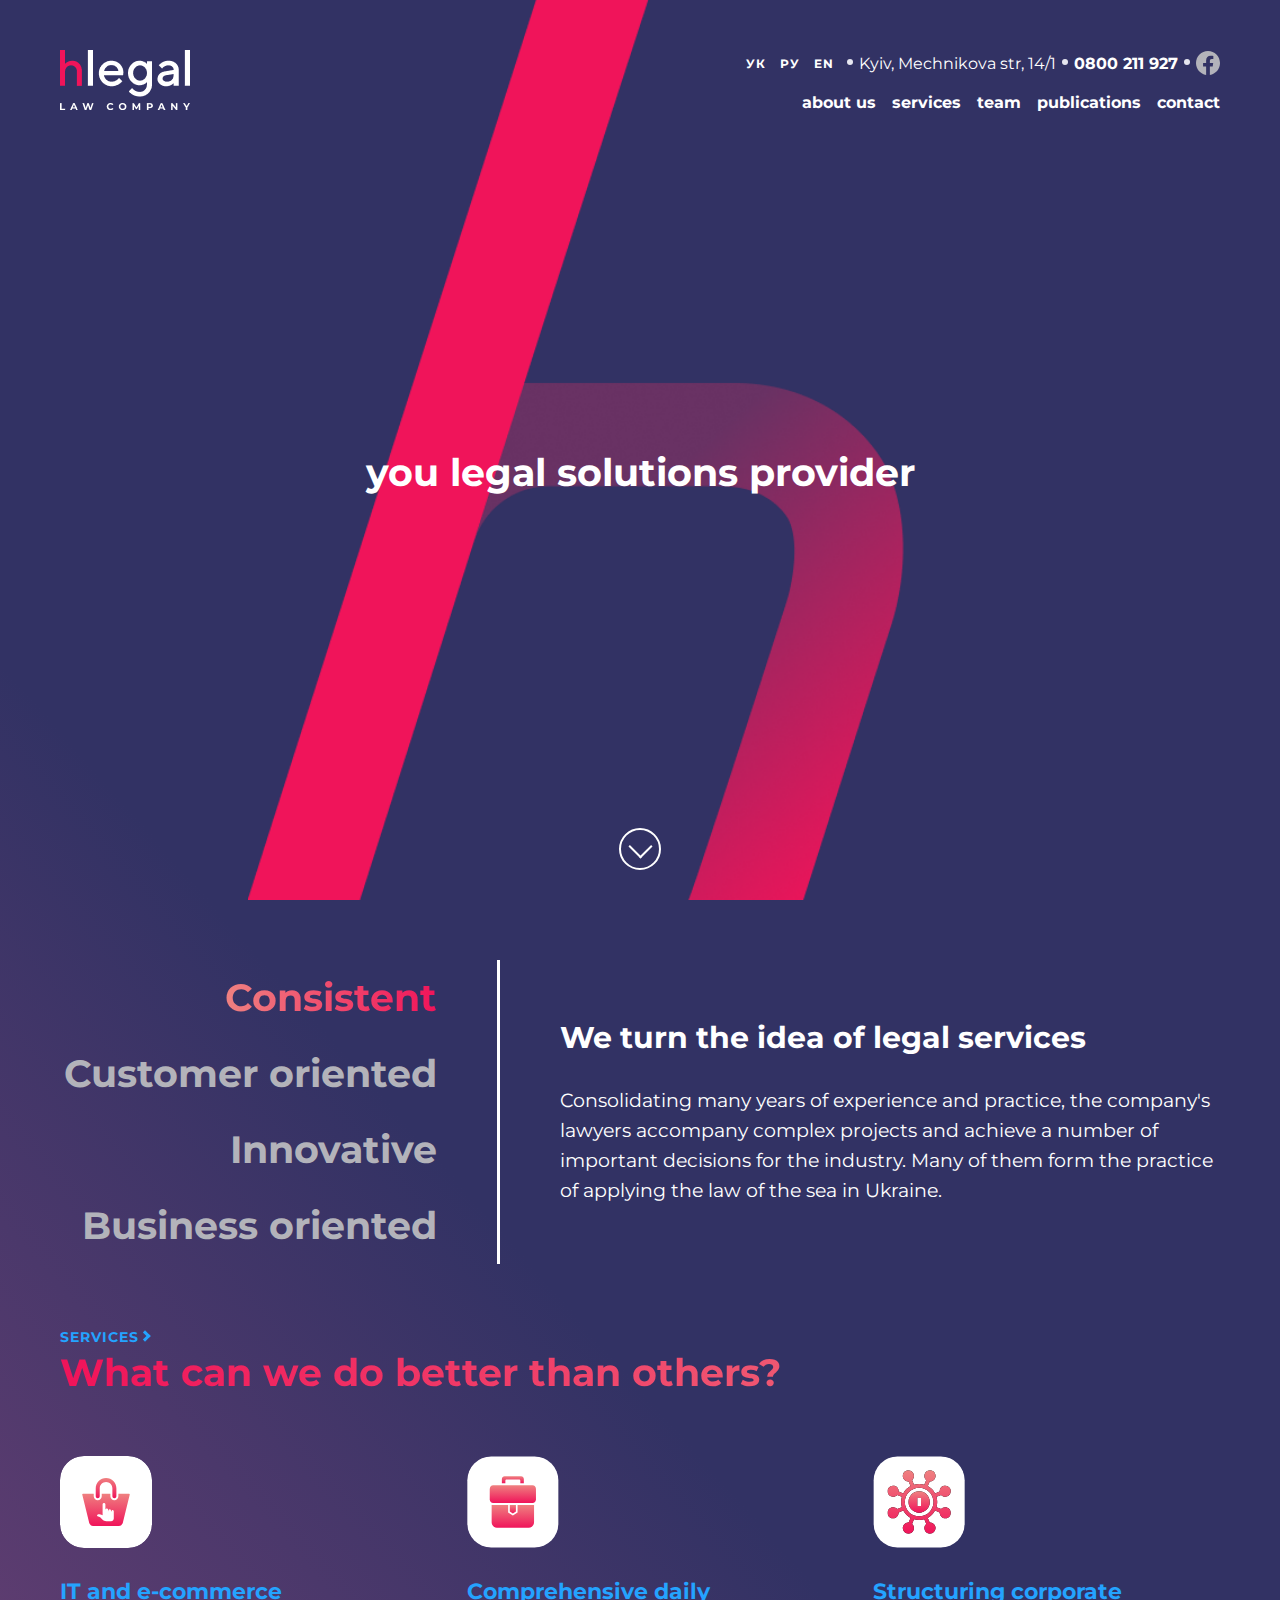
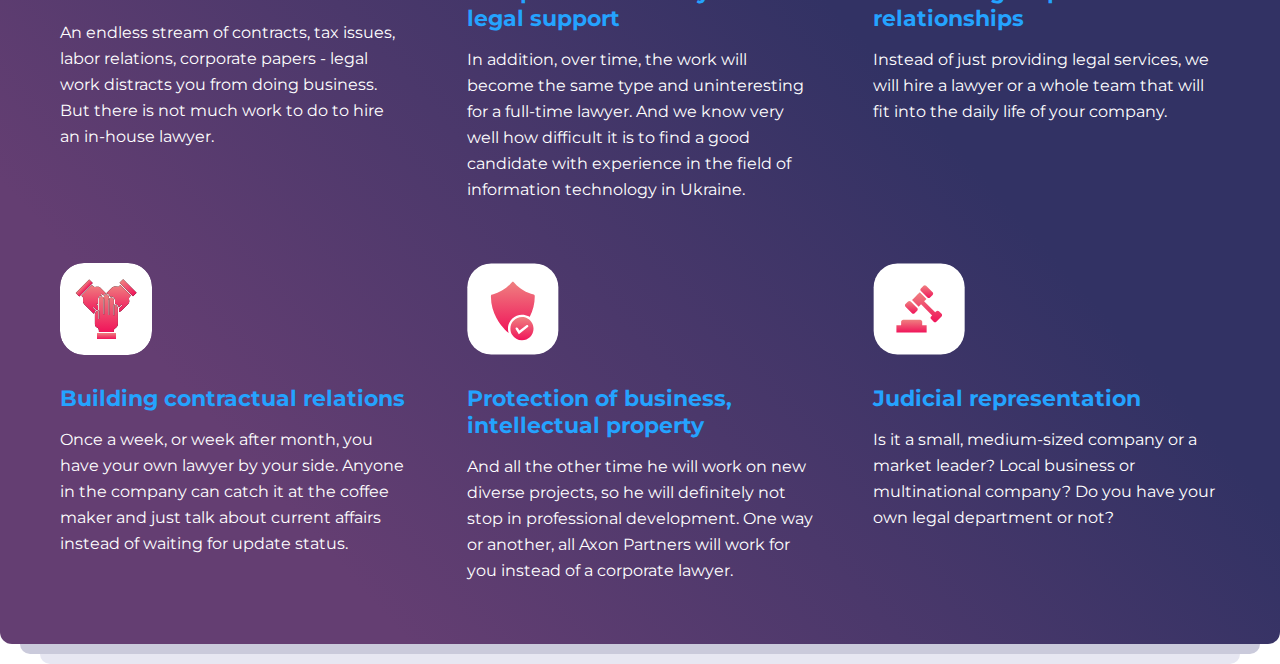
<file: index.html>
<!DOCTYPE html>
<html lang="en">
<head>
	<meta charset="UTF-8">
	<meta name="viewport" content="width=device-width, initial-scale=1.0">
	<title>Hlegal</title>
	<link rel="preconnect" href="https://fonts.gstatic.com" crossorigin>
	<link href="https://fonts.googleapis.com/css2?family=Montserrat:wght@400;700&display=swap" rel="stylesheet">
	<link rel="stylesheet" href="css/style.min.css">
	<script src="https://code.jquery.com/jquery-3.6.0.min.js" integrity="sha256-/xUj+3OJU5yExlq6GSYGSHk7tPXikynS7ogEvDej/m4=" crossorigin="anonymous"></script>
	<script src="js/app.min.js"></script>
</head>
<body>
	<main class="main">
<div class="main__box">
    <header class="header">
        <a href="#" class="logo-link hvr-pulse">
            <img class="logo-img" src="img/Logo.png" alt="home-link">
        </a>
        <div class="header__wrap">
            <div class="header__line">
                <ul class="lang-list">
                    <li><a href="#" class="lang-link">УК</a></li>
                    <li><a href="#" class="lang-link">РУ</a></li>
                    <li><a href="http://localhost:3000" class="lang-link dot">EN</a></li>
                </ul>
                <address class="header__adr dot">Kyiv, Mechnikova str, 14/1</address>
                <a class="tel-link dot" href="tel:+30800211927">0800 211 927</a>
                <div class="socials">
                    <a href="#" class="facebook-link">facebook</a>
                </div>
            </div>
            <nav class="header__nav">
                <button class="header__nav__btn">
                    <span class="header__nav__span"></span>
                    <span class="header__nav__span"></span>
                    <span class="header__nav__span"></span>
                </button>
                <ul class="header__nav__list">
                    <li><a href="#" class="nav-link">about us</a></li>
                    <li><a href="#" class="nav-link">services</a></li>
                    <li><a href="#" class="nav-link">team</a></li>
                    <li><a href="#" class="nav-link">publications</a></li>
                    <li><a href="#" class="nav-link">contact</a></li>
                </ul>
            </nav>
        </div>
    </header>
    <h2 class="title main__title">you legal solutions provider</h2>
    <a href="#tabs-block" class="scroll-down"></a>
</div>

<div id="tabs-block" class="tabs-block">
    <ul class="tabs-block__tabset">
        <li class="tabs-block__item"><a href="#tab1" class="tabs-block__btn active">Consistent</a></li>
        <li class="tabs-block__item"><a href="#tab2" class="tabs-block__btn tabs-block__btn_long">Customer oriented</a></li>
        <li class="tabs-block__item"><a href="#tab3" class="tabs-block__btn">Innovative</a></li>
        <li class="tabs-block__item"><a href="#tab4" class="tabs-block__btn tabs-block__btn_long">Business oriented</a></li>
    </ul>
    <div class="tabs-block__holder">
        <div id="tab1" class="tabs-block__content active">
            <h3 class="content-title">We turn the idea of legal services</h3>
            <p class="content-text">Consolidating many years of experience and practice, the company's lawyers accompany complex projects and achieve a number of important decisions for the industry. Many of them form the practice of applying the law of the sea in Ukraine.</p>
        </div>
        <div id="tab2" class="tabs-block__content">
            <h3 class="content-title">Tab2 title</h3>
            <p class="content-text">Consolidating many years of experience and practice, the company's lawyers accompany complex projects and achieve a number of important decisions for the industry. Many of them form the practice of applying the law of the sea in Ukraine.</p>
        </div>
        <div id="tab3" class="tabs-block__content">
            <h3 class="content-title">Tab3 title</h3>
            <p class="content-text">Consolidating many years of experience and practice, the company's lawyers accompany complex projects and achieve a number of important decisions for the industry. Many of them form the practice of applying the law of the sea in Ukraine.</p>
        </div>
        <div id="tab4" class="tabs-block__content">
            <h3 class="content-title">Tab4 title</h3>
            <p class="content-text">Consolidating many years of experience and practice, the company's lawyers accompany complex projects and achieve a number of important decisions for the industry. Many of them form the practice of applying the law of the sea in Ukraine.</p>
        </div>
    </div>
</div>



<div class="article">
    <a href="#" class="page-link">Services</a>
    <h2 class="title article__title">What can we do better than others?</h2>
    <ul class="article__list">
        <li class="article__item">
            <img class="article__img article__img_1" src="img/article-img1.svg" alt="img">
            <h4 class="article__subtitle">IT and e-commerce</h4>
            <p class="article__text">An endless stream of contracts, tax issues, labor relations, corporate papers - legal work distracts you from doing business. But there is not much work to do to hire an in-house lawyer.</p>
        </li>
        <li class="article__item">
            <img class="article__img article__img_2" src="img/article-img2.svg" alt="img">
            <h4 class="article__subtitle">Comprehensive daily <br> legal support</h4>
            <p class="article__text">In addition, over time, the work will become the same type and uninteresting for a full-time lawyer. And we know very well how difficult it is to find a good candidate with experience in the field of information technology in Ukraine.</p>
        </li>
        <li class="article__item">
            <img class="article__img article__img_3" src="img/article-img3.svg" alt="img">
            <h4 class="article__subtitle">Structuring corporate relationships</h4>
            <p class="article__text">Instead of just providing legal services, we will hire a lawyer or a whole team that will fit into the daily life of your company.</p>
        </li>
        <li class="article__item">
            <img class="article__img article__img_4" src="img/article-img4.svg" alt="img">
            <h4 class="article__subtitle">Building contractual relations</h4>
            <p class="article__text">Once a week, or week after month, you have your own lawyer by your side. Anyone in the company can catch it at the coffee maker and just talk about current affairs instead of waiting for update status.</p>
        </li>
        <li class="article__item">
            <img class="article__img article__img_5" src="img/article-img5.svg" alt="img">
            <h4 class="article__subtitle">Protection of business, intellectual property</h4>
            <p class="article__text">And all the other time he will work on new diverse projects, so he will definitely not stop in professional development. One way or another, all Axon Partners will work for you instead of a corporate lawyer.</p>
        </li>
        <li class="article__item">
            <img class="article__img article__img_6" src="img/article-img6.svg" alt="img">
            <h4 class="article__subtitle">Judicial representation</h4>
            <p class="article__text">Is it a small, medium-sized company or a market leader? Local business or multinational company? Do you have your own legal department or not?</p>
        </li>
    </ul>
</div>
	</main>
</body>
</html>
</file>
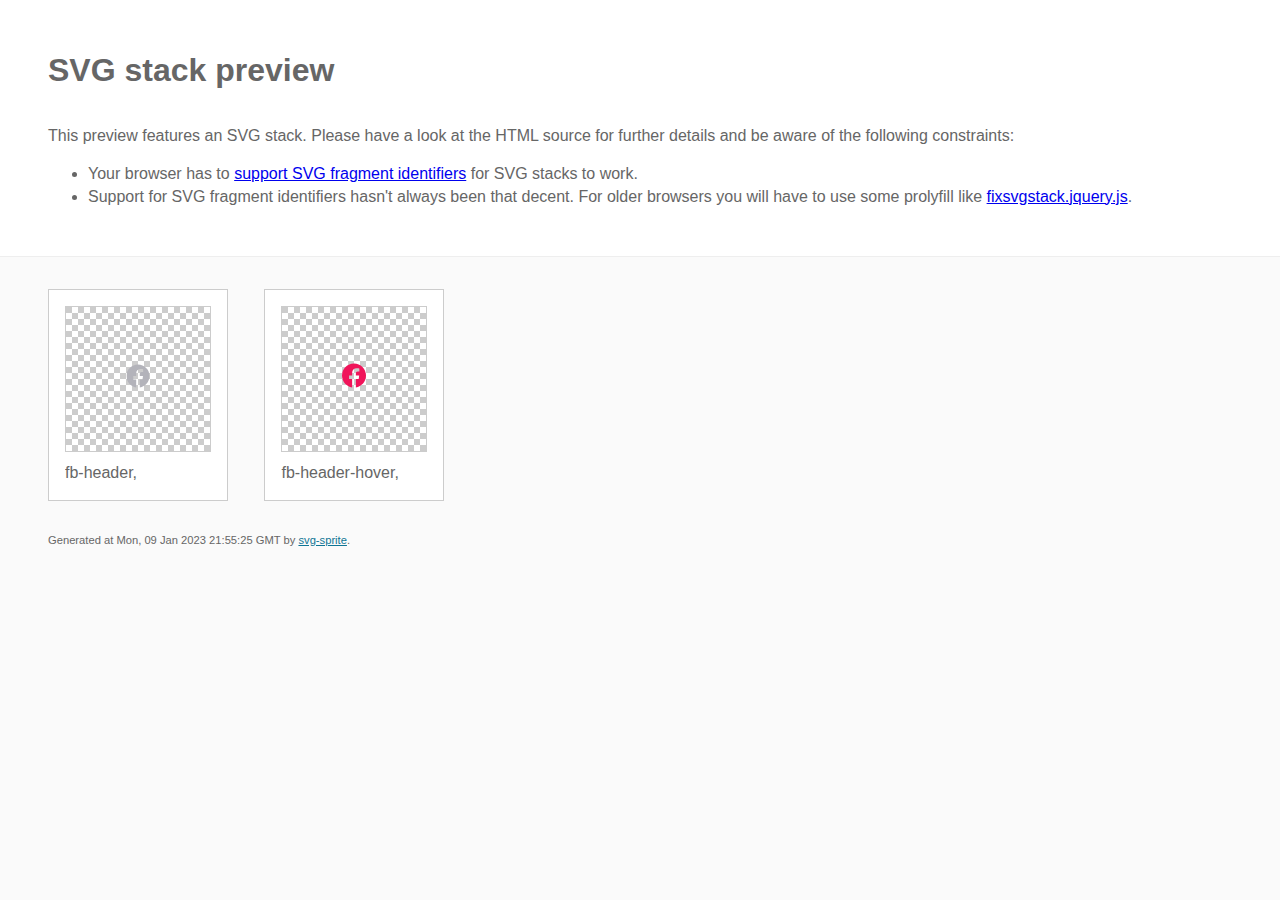
<file: img/stack/sprite.stack.html>
<!doctype html>
<html lang="en">
    <head>
        <meta charset="utf-8">
        <title>SVG stack preview | svg-sprite</title>
        <style>
            body {
                padding: 0;
                margin: 0;
                color: #666;
                background: #fafafa;
                font-family: Arial, Helvetica, sans-serif;
                font-size: 1em;
                line-height: 1.4;
            }

            header {
                display: block;
                padding: 3em 3em 2em;
                background-color: #fff;
            }

            header p {
                margin: 2em 0 0;
            }

            section {
                border-top: 1px solid #eee;
                padding: 2em 3em 0;
            }

            section ul {
                margin: 0;
                padding: 0;
            }

            section li {
                display: inline-block;
                background-color: #fff;
                position: relative;
                margin: 0 2em 2em 0;
                vertical-align: top;
                border: 1px solid #ccc;
                padding: 1em 1em 3em;
                cursor: default;
            }

            .icon-box {
                margin: 0;
                width: 144px;
                height: 144px;
                position: relative;
                background: #ccc url("data:image/svg+xml,%3Csvg xmlns='http://www.w3.org/2000/svg' width='12' height='12'%3E%3Cpath fill='%23fff' d='M6 0h6v6H6zM0 6h6v6H0z'/%3E%3C/svg%3E") top left repeat;
                border: 1px solid #ccc;
                display: table-cell;
                vertical-align: middle;
                text-align: center;
            }

            .icon {
                display: inline-block;
            }

            h1 {
                margin-top: 0;
            }

            h2 {
                margin: 0;
                padding: 0;
                font-size: 1em;
                font-weight: 400;
                white-space: nowrap;
                overflow: hidden;
                text-overflow: ellipsis;
                position: absolute;
                left: 1em;
                right: 1em;
                bottom: 1em;
            }

            footer {
                display: block;
                margin: 0;
                padding: 0 3em 3em;
            }

            footer p {
                margin: 0;
                font-size: .7em;
            }

            footer a {
                color: #0f7595;
                margin-left: 0;
            }
        </style>

<!--
Sprite shape dimensions
====================================================================================================
You will need to set the sprite shape dimensions via CSS when you use them as stack SVGs, otherwise
they would become a huge 100% in size. You may use the following dimension classes for doing so.
They might well be outsourced to an external stylesheet of course.
-->

<style>
 .svg-fb-header-dims { width: 24px; height: 24px; }
 .svg-fb-header-hover-dims { width: 24px; height: 25px; }
</style>

<!--
====================================================================================================
-->

    </head>
    <body>
        <header>
            <h1>SVG stack preview</h1>
            <p>This preview features an SVG stack. Please have a look at the HTML source for further details and be aware of the following constraints:</p>
            <ul>
                <li>Your browser has to <a href="https://caniuse.com/svg-fragment" target="_blank" rel="noopener noreferrer">support SVG fragment identifiers</a> for SVG stacks to work.</li>
                <li>Support for SVG fragment identifiers hasn't always been that decent. For older browsers you will have to use some prolyfill like <a href="https://github.com/preciousforever/SVG-Stacker/blob/master/fixsvgstack.jquery.js" target="_blank" rel="noopener noreferrer">fixsvgstack.jquery.js</a>.</li>
            </ul>
        </header>
        <section>

<!--
SVG stack
====================================================================================================
These SVG images make use of fragment identifiers (IDs) to reference certain portions of the
external sprite. By default, all shapes inside the sprite are hidden by CSS. The `:target` pseudo
selector is used to show the very shape that is referenced by the fragment identifier.
-->

            <ul>

             <li title="fb-header">
                    <div class="icon-box">
                        <img src="../icons/icons.svg#fb-header" class="svg-fb-header-dims" alt="fb-header">
                    </div>
                    <h2>fb-header, </h2>
                </li>
             <li title="fb-header-hover">
                    <div class="icon-box">
                        <img src="../icons/icons.svg#fb-header-hover" class="svg-fb-header-hover-dims" alt="fb-header-hover">
                    </div>
                    <h2>fb-header-hover, </h2>
                </li>
         </ul>

<!--
====================================================================================================
-->

        </section>
        <footer>
            <p>Generated at Mon, 09 Jan 2023 21:55:25 GMT by <a href="https://github.com/svg-sprite/svg-sprite" target="_blank" rel="noopener noreferrer">svg-sprite</a>.</p>
        </footer>
    </body>
</html>
</file>
<file: css/style.min.css>
.main__box {
  background-image: url(../img/Symbol.png);
  min-height: 100vh;
  background-position: center;
  background-repeat: no-repeat;
  background-size: contain;
  display: flex;
  flex-direction: column;
  justify-content: space-between;
  padding-top: 50px;
  padding-bottom: 30px;
  box-sizing: border-box;
}

.header {
  display: flex;
  justify-content: space-between;
}

@-webkit-keyframes hvr-pulse {
  25% {
    -webkit-transform: scale(1.1);
    transform: scale(1.1);
  }
  75% {
    -webkit-transform: scale(0.9);
    transform: scale(0.9);
  }
}
@keyframes hvr-pulse {
  25% {
    -webkit-transform: scale(1.1);
    transform: scale(1.1);
  }
  75% {
    -webkit-transform: scale(0.9);
    transform: scale(0.9);
  }
}
.hvr-pulse {
  display: inline-block;
  vertical-align: middle;
  -webkit-transform: perspective(1px) translateZ(0);
  transform: perspective(1px) translateZ(0);
  box-shadow: 0 0 1px rgba(0, 0, 0, 0);
}

.hvr-pulse:hover, .hvr-pulse:focus, .hvr-pulse:active {
  -webkit-animation-name: hvr-pulse;
  animation-name: hvr-pulse;
  -webkit-animation-duration: 1s;
  animation-duration: 1s;
  -webkit-animation-timing-function: linear;
  animation-timing-function: linear;
  -webkit-animation-iteration-count: infinite;
  animation-iteration-count: infinite;
}

.header__wrap {
  display: flex;
  flex-direction: column;
  align-items: flex-end;
}

.header__line {
  display: flex;
  padding-bottom: 14px;
  gap: 18px;
  align-items: center;
}

.lang-list {
  list-style: none;
  margin: 0;
  padding: 0;
  display: flex;
}

.lang-link {
  text-decoration: none;
  font-weight: 700;
  font-size: 12px;
  line-height: 15px;
  letter-spacing: 1px;
  color: #FFFFFF;
  padding: 5px 7px 5px 7px;
  border-radius: 8px;
}

.lang-link:hover {
  background-color: rgba(255, 255, 255, 0.2);
}

.dot {
  position: relative;
}

.dot::after {
  position: absolute;
  content: "";
  width: 6px;
  height: 6px;
  background-color: #E6E6F0;
  border-radius: 50%;
  top: 8px;
  right: -12px;
}

.header__adr {
  font-style: normal;
  font-weight: 400;
  font-size: 16px;
  line-height: 25px;
  text-align: right;
  color: #FFFFFF;
}

.tel-link {
  text-decoration: none;
  font-weight: 700;
  font-size: 16px;
  line-height: 25px;
  color: #FFFFFF;
}
.tel-link:hover {
  color: #F0145A;
}

.facebook-link {
  font-size: 0;
  line-height: 0;
  background-image: url(../img/fb-header.svg);
  background-position: center;
  background-repeat: no-repeat;
  background-size: cover;
  display: block;
  width: 24px;
  height: 24px;
}
.facebook-link:hover {
  background-image: url(../img/fb-header-hover.svg);
}

.header__nav__btn {
  display: none;
  width: 32px;
  padding: 10px 7px;
  background-color: rgba(255, 255, 255, 0);
  flex-direction: column;
  gap: 3px;
  border: none;
}

.header__nav__span {
  display: block;
  background-color: #FFFFFF;
  height: 2px;
}

.header__nav__btn:hover .header__nav__span {
  background-color: #F0145A;
}

.header__nav__list {
  list-style: none;
  margin: 0;
  padding: 0;
  display: flex;
  gap: 16px;
}

.nav-link {
  font-weight: 700;
  font-size: 16px;
  line-height: 20px;
  color: #FFFFFF;
  text-decoration: none;
}
.nav-link:hover {
  border-bottom: 2px solid;
}
.nav-link:active {
  color: #F0145A;
  border-color: #F0145A;
}

.title {
  font-weight: 700;
  font-size: 38px;
  line-height: 46px;
  text-align: center;
  display: block;
  margin: 0 auto;
}

.scroll-down {
  text-decoration: none;
  display: block;
  border: 2px solid #FFFFFF;
  width: 42px;
  height: 42px;
  box-sizing: border-box;
  border-radius: 50%;
  position: relative;
  margin: 0 auto;
}
.scroll-down::before {
  position: absolute;
  display: block;
  width: 15px;
  height: 15px;
  content: "";
  border: 2px solid #FFFFFF;
  border-top: none;
  border-right: none;
  top: 8px;
  left: 11px;
  transform: rotate(-45deg);
}

.scroll-down:hover::before,
.scroll-down:hover {
  border-color: #F0145A;
}

@media screen and (max-width: 1023.98px) {
  .main__box {
    background-size: cover;
  }
  .header {
    flex-direction: column;
    position: relative;
    align-items: flex-start;
    padding: 55px 60px 0;
  }
  .header__nav {
    padding-top: 20px;
  }
  .header__wrap {
    align-items: flex-start;
  }
  .header__line {
    position: absolute;
    top: 0;
    left: 60px;
  }
}
@media screen and (max-width: 767.98px) {
  .main__box {
    padding-top: 0;
  }
  .header {
    padding: 60px 15px;
    flex-direction: row;
    justify-content: space-between;
  }
  .logo-img {
    width: 70px;
    height: 32px;
  }
  .header__line {
    background-color: rgba(255, 255, 255, 0.2);
    width: 100vw;
    box-sizing: border-box;
    justify-content: space-between;
    padding: 10px 15px;
    left: 0;
  }
  .header__adr,
  .socials {
    display: none;
  }
  .dot::after {
    display: none;
  }
  .header__nav {
    padding-top: 0;
  }
  .header__nav__list {
    display: none;
  }
  .header__nav__btn {
    display: flex;
    position: relative;
  }
  .header__nav__btn::before, .header__nav__btn::after {
    content: "";
    position: fixed;
    bottom: 400px;
    right: 50px;
    display: none;
    width: 24px;
    height: 3px;
    background: #EC6F5D;
    z-index: 2;
  }
  .header__nav__btn::before {
    transform: rotate(45deg);
  }
  .header__nav__btn::after {
    transform: rotate(-45deg);
  }
  .header__nav.active {
    position: relative;
  }
  .header__nav.active .header__nav__list {
    position: fixed;
    bottom: 0;
    left: 30px;
    width: calc(100% - 60px);
    box-sizing: border-box;
    background: #FFFFFF;
    display: flex;
    flex-direction: column;
    border-radius: 12px 12px 0 0;
    padding: 64px 12px 12px;
    gap: 15px;
    z-index: 1;
  }
  .header__nav.active .header__nav__btn::before,
  .header__nav.active .header__nav__btn::after {
    display: block;
  }
  .header__nav__list::before {
    position: absolute;
  }
  .nav-link {
    display: block;
    color: #24A3FF;
    background-color: #F5F5FA;
    text-align: center;
    font-size: 24px;
    line-height: 29px;
    border-radius: 12px;
    padding: 15px;
  }
  .nav-link:hover {
    color: #F0145A;
    border: none;
  }
}
.tabs-block {
  padding: 60px 0;
  display: flex;
}
.tabs-block__tabset {
  margin: 0;
  padding: 0;
  list-style: none;
}
.tabs-block__btn {
  font-weight: 700;
  font-size: 38px;
  line-height: 46px;
  text-decoration: none;
  color: #B3B3BA;
}
.tabs-block__btn:hover {
  color: #F0145A;
}
.tabs-block__btn.active {
  background: linear-gradient(90.13deg, #EF8080 0.84%, #F0145A 99.96%);
  -webkit-background-clip: text;
  -webkit-text-fill-color: transparent;
}
.tabs-block__content {
  display: none;
}
.tabs-block__content.active {
  display: block;
}

.tabs-block__item {
  display: block;
  padding-right: 60px;
  width: 558px;
  box-sizing: border-box;
  border-right: 3px solid;
  text-align: end;
  padding-bottom: 30px;
}
.tabs-block__item:first-child {
  padding-top: 15px;
}
.tabs-block__item:last-child {
  padding-bottom: 15px;
}

.tabs-block__holder {
  padding: 0 120px 0 60px;
  display: flex;
  flex-direction: column;
  justify-content: center;
}

.content-title {
  font-weight: 700;
  font-size: 30px;
  line-height: 37px;
  margin: 0;
  padding-bottom: 30px;
}

.content-text {
  font-size: 19px;
  line-height: 30px;
  margin: 0;
}

@media screen and (max-width: 1439.98px) {
  .tabs-block__holder {
    padding-right: 0;
  }
  .tabs-block__item {
    width: 440px;
  }
}
@media screen and (max-width: 1023.98px) {
  .tabs-block {
    flex-direction: column;
    padding: 60px;
  }
  .tabs-block__tabset {
    display: flex;
    overflow: scroll;
  }
  .tabs-block__holder {
    padding: 0;
  }
  .tabs-block__item {
    border-right: none;
    text-align: start;
    padding: 0 30px 60px 0;
  }
  .tabs-block__item:first-child {
    padding-top: 0;
  }
  .content-title {
    padding-top: 60px;
  }
  .tabs-block__btn_long {
    display: block;
    width: 375px;
  }
}
@media screen and (max-width: 767.98px) {
  .tabs-block {
    padding: 30px;
  }
  .tabs-block__btn {
    font-size: 30px;
    line-height: 37px;
  }
  .tabs-block__item {
    padding-bottom: 30px;
  }
  .content-title {
    padding-top: 30px;
    font-size: 20px;
    line-height: 24px;
  }
}
.page-link {
  text-decoration: none;
  font-weight: 700;
  font-size: 14px;
  line-height: 17px;
  letter-spacing: 1px;
  text-transform: uppercase;
  color: #24A3FF;
  position: relative;
  padding-bottom: 10px;
}
.page-link::after {
  border: 3px solid;
  border-top: none;
  border-left: none;
  position: absolute;
  content: "";
  top: 4px;
  right: -10px;
  width: 5px;
  height: 5px;
  transform: rotate(-45deg);
}
.page-link:hover {
  color: #F0145A;
}

.article__title {
  margin: 0;
  text-align: left;
  background: linear-gradient(90.13deg, #F0145A 0.84%, #EF8080 99.96%);
  -webkit-background-clip: text;
  -webkit-text-fill-color: transparent;
  padding-bottom: 60px;
}

.article__list {
  margin: 0;
  padding: 0;
  list-style: none;
  display: flex;
  gap: 60px;
  flex-wrap: wrap;
}

.article__item {
  width: calc(33.3333333333% - 40px);
}

.article__img {
  width: 92px;
  height: 92px;
  display: block;
  border-radius: 24px;
}

.article__subtitle {
  font-weight: 700;
  font-size: 22px;
  line-height: 27px;
  color: #24A3FF;
  margin: 0;
  padding-top: 30px;
  padding-bottom: 15px;
}

.article__text {
  margin: 0;
}

@media screen and (max-width: 1023.98px) {
  .article {
    padding: 0 60px;
  }
  .article__item {
    width: calc(50% - 30px);
  }
}
@media screen and (max-width: 767.98px) {
  .article {
    padding: 0 30px;
  }
  .article__title {
    display: inline-block;
    width: 100%;
    padding-bottom: 30px;
    font-size: 30px;
    line-height: 37px;
  }
  .article__item {
    width: 100%;
  }
  .article__list {
    gap: 30px;
  }
  .main__title {
    width: 315px;
  }
}
body {
  font: 400 16px/26px "Montserrat", sans-serif;
  color: #FFFFFF;
  margin: 0;
}

.main {
  background: linear-gradient(228.57deg, #323264 11.93%, #323264 57.17%, #643E72 87.46%);
  padding: 0 160px 60px;
  border-radius: 0 0 12px 12px;
  position: relative;
}
.main::before {
  position: absolute;
  content: "";
  display: block;
  height: 10px;
  width: calc(100% - 40px);
  background-color: #CACADB;
  bottom: -10px;
  left: 20px;
  border-radius: 0 0 12px 12px;
}
.main::after {
  position: absolute;
  content: "";
  display: block;
  height: 10px;
  width: calc(100% - 80px);
  background-color: #E7E7F2;
  bottom: -20px;
  left: 40px;
  border-radius: 0 0 12px 12px;
}

@media screen and (max-width: 1919.98px) {
  .main {
    padding: 0 60px 60px;
  }
}
@media screen and (max-width: 1023.98px) {
  .main {
    padding: 0 0 60px;
  }
}
</file>
